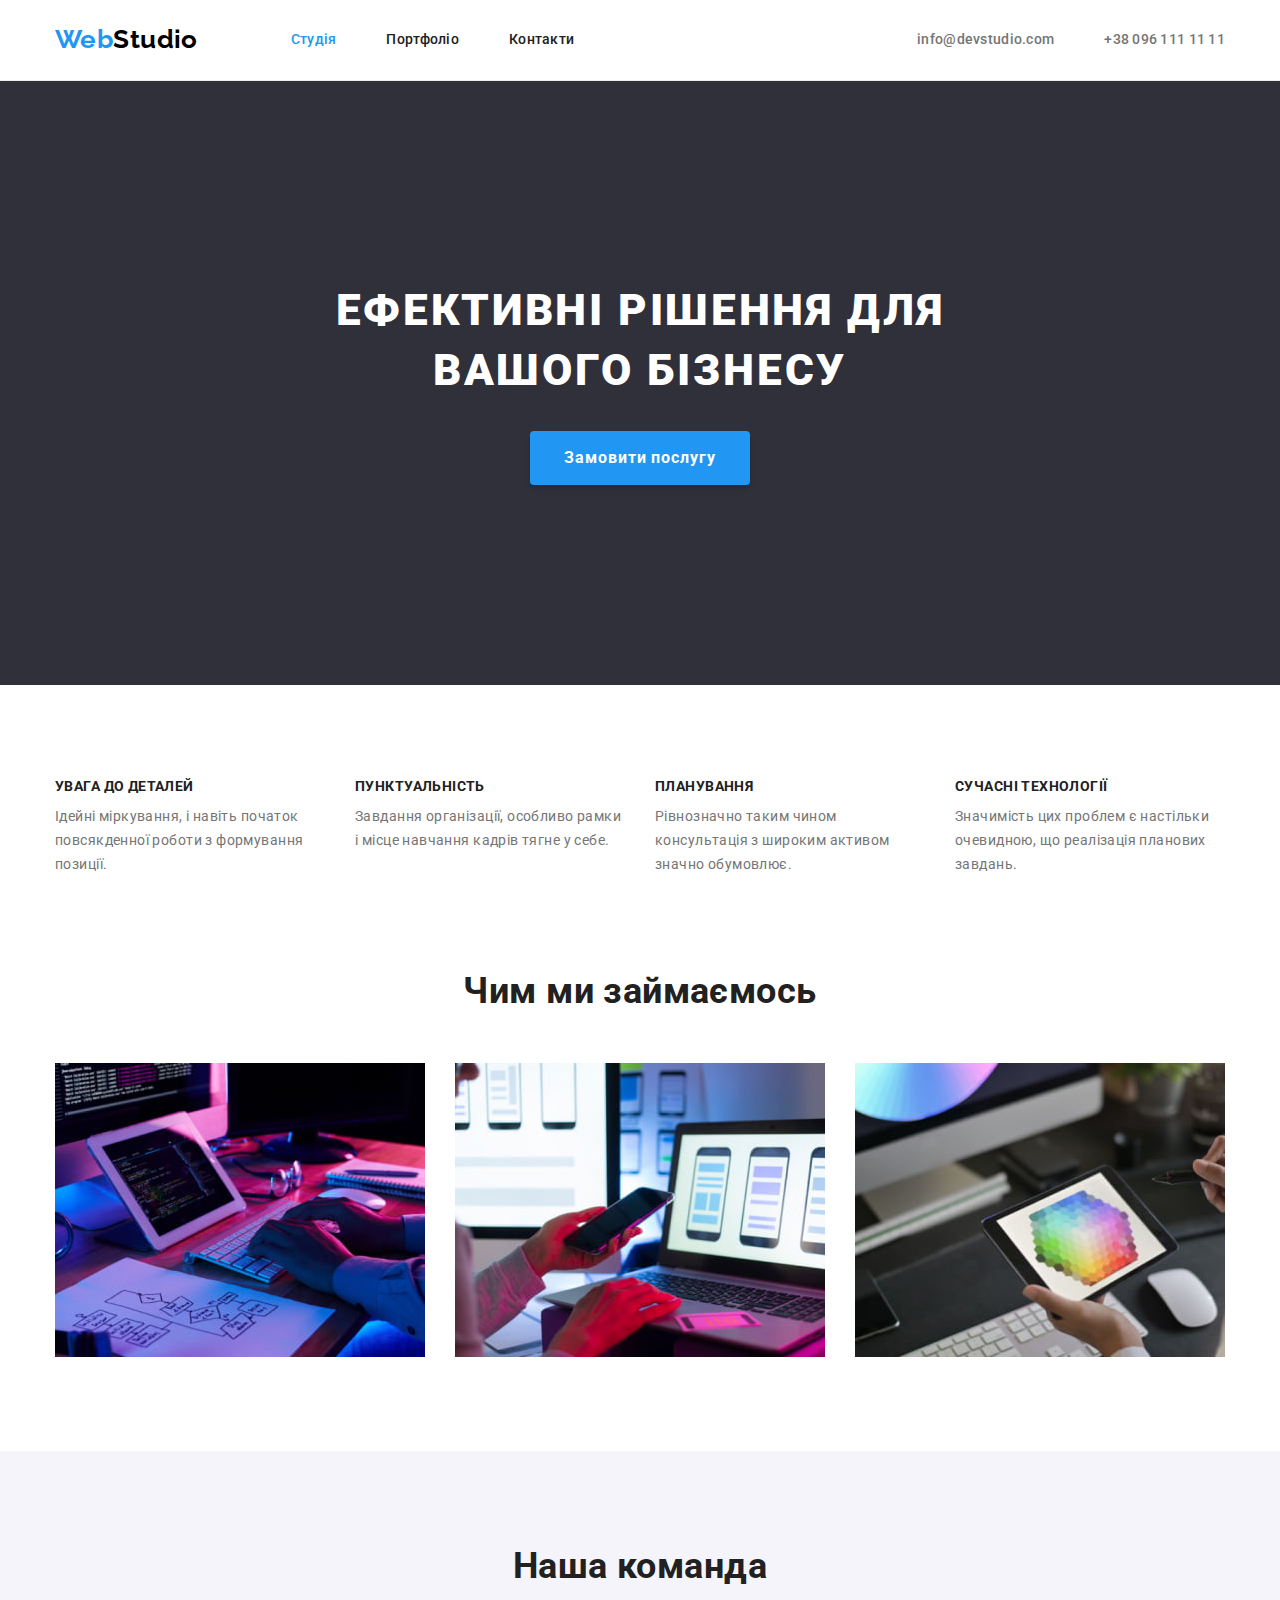
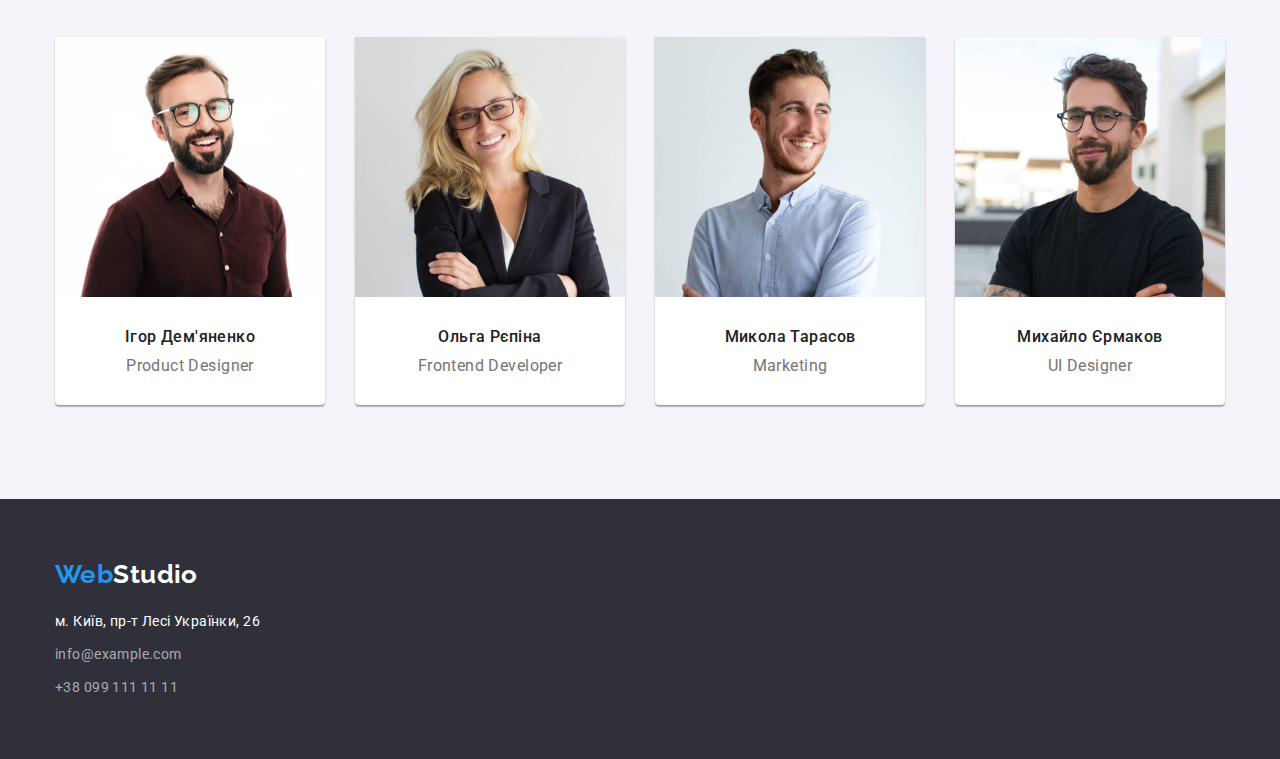
<file: index.html>
<!DOCTYPE html>
<html lang="uk">
<head>
    <meta charset="UTF-8" />
    <meta http-equiv="X-UA-Compatible" content="IE=edge" />
    <meta name="viewport" content="width=device-width, initial-scale=1.0" />
    <title>Web Studio (Version 2.1)</title>
    <link
        href="https://fonts.googleapis.com/css2?family=Raleway:wght@700&family=Roboto:wght@400;500;700;900&display=swap"
        rel="stylesheet">
    <link rel="stylesheet"
        href="https://cdnjs.cloudflare.com/ajax/libs/modern-normalize/1.1.0/modern-normalize.min.css">
    <link rel="stylesheet" href="./css/styles.css">
</head>

<body>
    <!--header-->
    <header class="header">
        <div class="container">
            <nav class="nav">
                <a class="header-logo" href="./index.html"><span class="logo-web">Web</span>Studio</a>
                <ul class="main-nav">
                    <li class="main-nav-item">
                        <a class="nav-li current" href="./index.html">Студія</a>
                    </li>
                    <li class="main-nav-item">
                        <a class="nav-li" href="./portfolio.html">Портфоліо</a>
                    </li>
                    <li class="main-nav-item"><a class="nav-li" href="">Контакти</a></li>
                </ul>
            </nav>
            <ul class="header-contacts">
                <li class="header-contacts-item">
                    <a class="contacts-links" href="mailto:info@devstudio.com">info@devstudio.com</a>
                </li>
                <li class="header-contacts-item">
                    <a class="contacts-links" href="tel:+380961111111">+38 096 111 11 11</a>
                </li>
            </ul>
        </div>
    </header>

    <main>
        <!-- hero -->
        <section class="main-section">
            <div class="container">
                <h1 class="main-title">Ефективні рішення для вашого бізнесу</h1>
                <button class="main-btn" type="button">Замовити послугу</button>
            </div>
        </section>

        <section class="section preference">
            <div class="container">
                <h2 class="visually-hidden">Наші переваги</h2>
                <ul class="preference-list">
                    <li class="preference-item">
                        <h3 class="preference-title">Увага до деталей</h3>
                        <p class="preference-descr">
                            Ідейні міркування, і навіть початок повсякденної роботи з формування позиції.
                        </p>
                    </li>
                    <li class="preference-item">
                        <h3 class="preference-title">Пунктуальність</h3>
                        <p class="preference-descr">
                            Завдання організації, особливо рамки і місце навчання кадрів тягне у себе.
                        </p>
                    </li>
                    <li class="preference-item">
                        <h3 class="preference-title">Планування</h3>
                        <p class="preference-descr">
                            Рівнозначно таким чином консультація з широким активом значно обумовлює.
                        </p>
                    </li>
                    <li class="preference-item">
                        <h3 class="preference-title">Сучасні технології</h3>
                        <p class="preference-descr">
                            Значимість цих проблем є настільки очевидною, що реалізація планових завдань.
                        </p>
                    </li>
                </ul>
            </div>
        </section>

        <!--work-->
        <section class="section work">
            <div class="container">
                <h2 class="work-title">Чим ми займаємось</h2>
                <ul class="work-list">
                    <li class="work-item">
                        <img class="picture" src="./images/box-1.jpg" alt="Фото з компьютером" width="370"
                            height="294" />
                    </li>
                    <li class="work-item">
                        <img class="picture" src="./images/box-2.jpg" alt="Фото з ноутбуком" width="370" height="294" />
                    </li>
                    <li class="work-item">
                        <img class="picture" src="./images/box-3.jpg" alt="Фото з планшетом" width="370" height="294" />
                    </li>
                </ul>
            </div>
        </section>

        <!--team-->
        <section class="section team">
            <div class="container">
                <h2 class="team-title">Наша команда</h2>
                <ul class="team-list">
                    <li class="team-member">
                        <img class="picture" src="./images/img-1.jpg" alt="Ігор Дем'яненко Дизайнер в команді"
                            width="270" height="260" />
                        <div class="team-card">
                            <h3 class="member-team-title">Ігор Дем'яненко</h3>
                            <p class="member-team-descr">Product Designer</p>
                        </div>
                    </li>
                    <li class="team-member">
                        <img class="picture" src="./images/img-2.jpg" alt="Ольга Рєпіна Розробник в команді" width="270"
                            height="260" />
                        <div class="team-card">
                            <h3 class="member-team-title">Ольга Рєпіна</h3>
                            <p class="member-team-descr">Frontend Developer</p>
                        </div>
                    </li>
                    <li class="team-member">
                        <img class="picture" src="./images/img-3.jpg" alt="Микола Тарасов Маркетолог в команді"
                            width="270" height="260" />
                        <div class="team-card">
                            <h3 class="member-team-title">Микола Тарасов</h3>
                            <p class="member-team-descr">Marketing</p>
                        </div>
                    </li>
                    <li class="team-member">
                        <img class="picture" src="./images/img-4.jpg" alt="Михайло Єрмаков Дизайнер в команді"
                            width="270" height="260" />
                        <div class="team-card">
                            <h3 class="member-team-title">Михайло Єрмаков</h3>
                            <p class="member-team-descr">UI Designer</p>
                        </div>
                    </li>
                </ul>
            </div>
        </section>
    </main>

    <!--footer-->
    <footer class="footer">
        <div class="container">
            <a class="footer-logo" href="./index.html"><span class="logo-web">Web</span>Studio</a>
            <address class="footer-adress">
                <ul>
                    <li class="adress-item"><a
                            href="https://www.google.com/maps/place/бульвар+Лесі+Українки,+26,+Київ,+02000/@50.4265807,30.5361971,17z/data=!3m1!4b1!4m5!3m4!1s0x40d4cf0e033ecbe9:0x57a4dffefec77da0!8m2!3d50.4265807!4d30.5383858"
                            target="_blank" rel="noreferrer noopener" class="address-map-link">м. Київ, пр-т Лесі
                            Українки, 26</a></li>
                    <li class="adress-item">
                        <a class="footer-contacts" href="mailto:info@example.com">info@example.com</a>
                    </li>
                    <li class="adress-item">
                        <a class="footer-contacts" href="tel:+380991111111">+38 099 111 11 11</a>
                    </li>
                </ul>
            </address>
        </div>
    </footer>
</body>

</html>
</file>
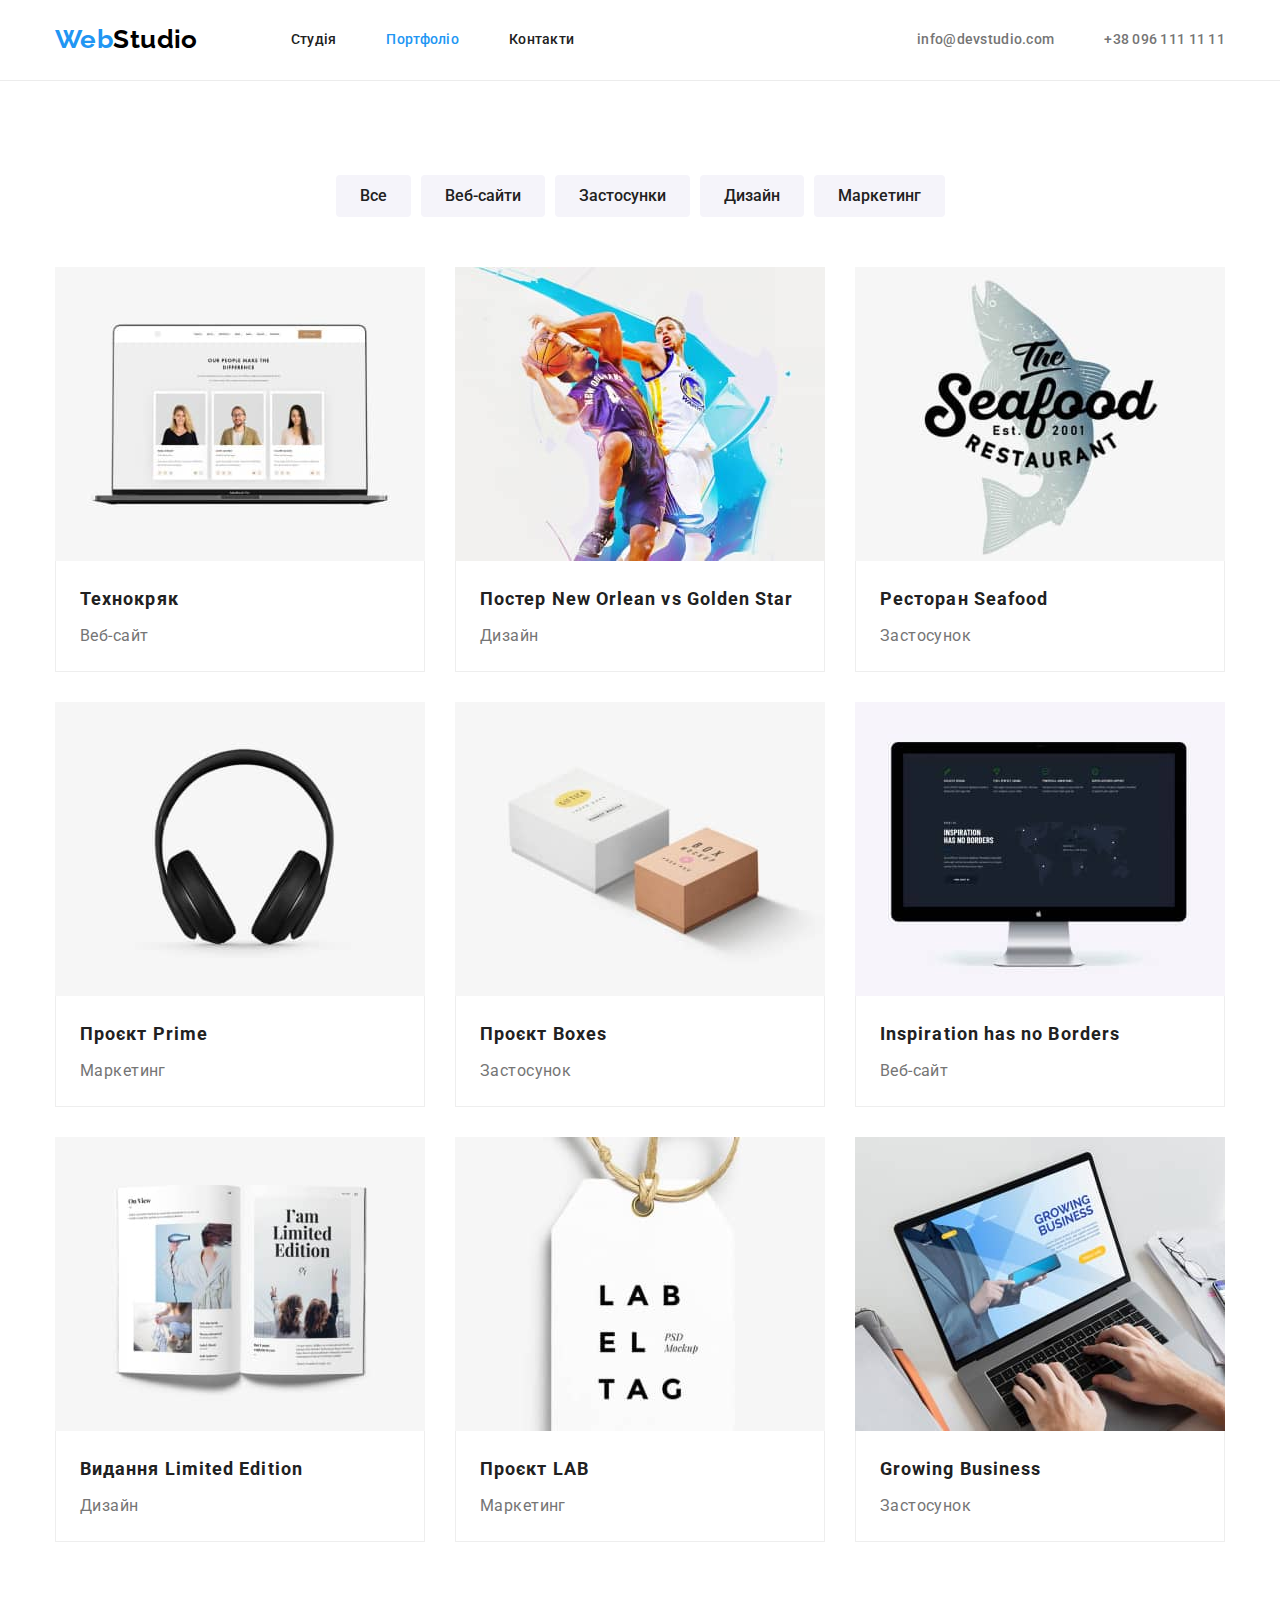
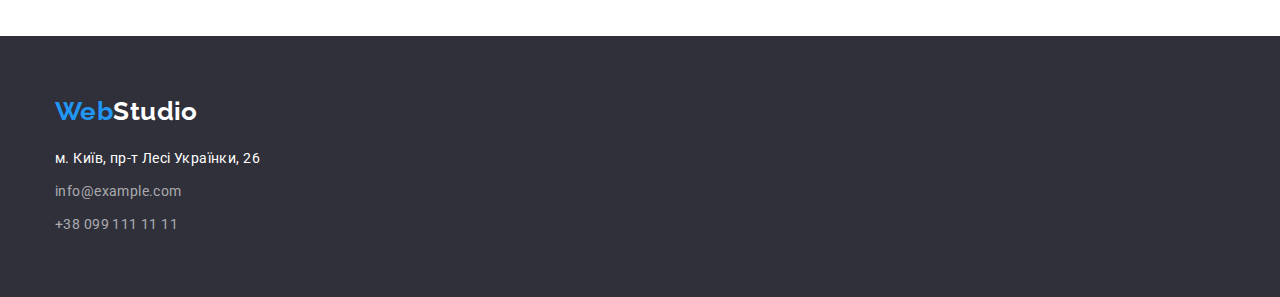
<file: portfolio.html>
<!DOCTYPE html>
<html lang="ru">

<head>
    <meta charset="UTF-8" />
    <meta http-equiv="X-UA-Compatible" content="IE=edge" />
    <meta name="viewport" content="width=device-width, initial-scale=1.0" />
    <title>Web Studio (Version 2.1)</title>
    <link
        href="https://fonts.googleapis.com/css2?family=Raleway:wght@700&family=Roboto:wght@400;500;700;900&display=swap"
        rel="stylesheet">
    <link rel="stylesheet"
        href="https://cdnjs.cloudflare.com/ajax/libs/modern-normalize/1.1.0/modern-normalize.min.css">
    <link rel="stylesheet" href="./css/styles.css">
</head>

<body>
    <!--header-->
    <header class="header">
        <div class="container">
            <nav class="nav">
                <a class="header-logo" href="./index.html"> <span class="logo-web">Web</span>Studio</a>
                <ul class="main-nav">
                    <li class="main-nav-item">
                        <a class="nav-li" href="./index.html">Студія</a>
                    </li>
                    <li class="main-nav-item">
                        <a class="nav-li current" href="./portfolio.html">Портфоліо</a>
                    </li>
                    <li class="main-nav-item"><a class="nav-li" href="">Контакти</a></li>
                </ul>
            </nav>
            <ul class="header-contacts">
                <li class="header-contacts-item">
                    <a class="contacts-links" href="mailto:info@devstudio.com">info@devstudio.com</a>
                </li>
                <li class="header-contacts-li">
                    <a class="contacts-links" href="tel:+380961111111">+38 096 111 11 11</a>
                </li>
            </ul>
        </div>
    </header>

    <main>
        <!--section filter-->
        <section class="section">
            <div class="container">
                <h1 class="visually-hidden">Наші проєкти</h1>
                <ul class="filter-list">
                    <li class="filter-item">
                        <button class="filter-btn" type="button">Все</button>
                    </li>
                    <li class="filter-item">
                        <button class="filter-btn" type="button">Веб-сайти</button>
                    </li>
                    <li class="filter-item">
                        <button class="filter-btn" type="button">Застосунки</button>
                    </li>
                    <li class="filter-item">
                        <button class="filter-btn" type="button">Дизайн</button>
                    </li>
                    <li class="filter-item">
                        <button class="filter-btn" type="button">Маркетинг</button>
                    </li>
                </ul>
                <ul class="portfolio-list">
                    <li class="portfolio-list-item">
                        <img class="picture" src="./images/portfolio-1.jpg" alt="Фото з Веб-сайтом Технокряк"
                            width="370" height="294" />
                        <div class="card-bottom">
                            <h2 class="portfolio-list-title">Технокряк</h2>
                            <p class="portfolio-list-descr">Веб-сайт</p>
                        </div>
                    </li>
                    <li class="portfolio-list-item">
                        <img class="picture" src="./images/portfolio-2.jpg" alt="Фото постеру Гра в баскетбол"
                            width="370" height="294" />
                        <div class="card-bottom">
                            <h2 class="portfolio-list-title">
                                Постер New Orlean vs Golden Star
                            </h2>
                            <p class="portfolio-list-descr">Дизайн</p>
                        </div>
                    </li>
                    <li class="portfolio-list-item">
                        <img class="picture" src="./images/portfolio-3.jpg" alt="Фото додатку ресторану" width="370"
                            height="294" />
                        <div class="card-bottom">
                            <h2 class="portfolio-list-title">Ресторан Seafood</h2>
                            <p class="portfolio-list-descr">Застосунок</p>
                        </div>
                    </li>
                    <li class="portfolio-list-item">
                        <img class="picture" src="./images/portfolio-4.jpg" alt="Фото Маркетингового проєкту Прайм"
                            width="370" height="294" />
                        <div class="card-bottom">
                            <h2 class="portfolio-list-title">Проєкт Prime</h2>
                            <p class="portfolio-list-descr">Маркетинг</p>
                        </div>
                    </li>
                    <li class="portfolio-list-item">
                        <img class="picture" src="./images/portfolio-5.jpg" alt="Фото застосунку" width="370"
                            height="294" />
                        <div class="card-bottom">
                            <h2 class="portfolio-list-title">Проєкт Boxes</h2>
                            <p class="portfolio-list-descr">Застосунок</p>
                        </div>
                    </li>
                    <li class="portfolio-list-item">
                        <img class="picture" src="./images/portfolio-6.jpg" alt="Фото Веб-сайту" width="370"
                            height="294" />
                        <div class="card-bottom">
                            <h2 class="portfolio-list-title">Inspiration has no Borders</h2>
                            <p class="portfolio-list-descr">Веб-сайт</p>
                        </div>
                    </li>
                    <li class="portfolio-list-item">
                        <img class="picture" src="./images/portfolio-7.jpg" alt="Фото дизайну видання" width="370"
                            height="294" />
                        <div class="card-bottom">
                            <h2 class="portfolio-list-title">Видання Limited Edition</h2>
                            <p class="portfolio-list-descr">Дизайн</p>
                        </div>
                    </li>
                    <li class="portfolio-list-item">
                        <img class="picture" src="./images/portfolio-8.jpg" alt="" width="370" height="294" />
                        <div class="card-bottom">
                            <h2 class="portfolio-list-title">Проєкт LAB</h2>
                            <p class="portfolio-list-descr">Маркетинг</p>
                        </div>
                    </li>
                    <li class="portfolio-list-item">
                        <img class="picture" src="./images/portfolio-9.jpg" alt="" width="370" height="294" />
                        <div class="card-bottom">
                            <h2 class="portfolio-list-title">Growing Business</h2>
                            <p class="portfolio-list-descr">Застосунок</p>
                        </div>
                    </li>
                </ul>
            </div>
        </section>
    </main>

    <!--footer-->
    <footer class="footer">
        <div class="container">
            <a class="footer-logo" href="./index.html"><span class="logo-web">Web</span>Studio</a>
            <address class="footer-adress">
                <ul>
                    <li class="adress-item"><a
                            href="https://www.google.com/maps/place/бульвар+Лесі+Українки,+26,+Київ,+02000/@50.4265807,30.5361971,17z/data=!3m1!4b1!4m5!3m4!1s0x40d4cf0e033ecbe9:0x57a4dffefec77da0!8m2!3d50.4265807!4d30.5383858"
                            target="_blank" rel="noreferrer noopener" class="address-map-link">м. Київ, пр-т Лесі
                            Українки, 26</a></li>
                    <li class="adress-item">
                        <a class="footer-contacts" href="mailto:info@example.com">info@example.com</a>
                    </li>
                    <li class="adress-item">
                        <a class="footer-contacts" href="tel:+380991111111">+38 099 111 11 11</a>
                    </li>
                </ul>
            </address>
        </div>
    </footer>
</body>

</html>
</file>
<file: css/styles.css>
:root {
    --primary-text-color: #757575;
    --title-text-color: #212121;
    --accent-color: #2196f3;
    --logo-header-color: #000000;
    --footer-contact-text: rgba(255, 255, 255, 0.6);
    --primary-white-color: #ffffff;
    --intermediate-background-color: #f5f4fa;
    --secondary-background-color: #2f303a;
    --hover-main-btn: #188ce8;
    --font-family-primary: 'Roboto', sans-serif;
    --border-color: #ececec;
    --border-portfolio-color: #eeeeee;
}

/* normalize */
html {
    box-sizing: border-box;
}

*,
*::before,
*::after {
    box-sizing: inherit;
}

h1,
h2,
h3,
p {
    margin-top: 0;
    margin-bottom: 0;
}

ul {
    list-style: none;
    padding: 0;
    margin: 0;
}

a {
    text-decoration: none;
    color: inherit;
}

address {
    font-style: normal;
}

/* base */
body {
    color: var(--primary-text-color);
    font-family: var(--font-family-primary);
    font-size: 14px;
    line-height: 1.7;
    letter-spacing: 0.03em;
    background-color: var(--primary-white-color);
}

.section {
    padding-top: 94px;
    padding-bottom: 94px;
}

.container {
    width: 1200px;
    margin-left: auto;
    margin-right: auto;
    padding-left: 15px;
    padding-right: 15px;
}

/* header */
.header-logo {
    font-family: "Raleway", sans-serif;
    color: var(--logo-header-color);
    display: block;
    padding-bottom: 25px;
    padding-top: 24px;
    margin-right: 93px;
    font-weight: 700;
    font-size: 26px;
    line-height: 1.19;
}

.logo-web {
    color: var(--accent-color);
}

.nav-li {
    display: block;
    padding-top: 32px;
    padding-bottom: 32px;
    color: var(--title-text-color);
    text-decoration: none;
    font-weight: 500;
    line-height: 1.14;
    letter-spacing: 0.02em;
}

.current,
.nav-li:hover,
.nav-li:focus,
.contacts-links:hover,
.contacts-links:focus {
    color: var(--accent-color);
}

.contacts-links {
    display: block;
    padding-top: 32px;
    padding-bottom: 32px;
    text-decoration: none;
    color: var(--primary-text-color);
    font-weight: 500;
    line-height: 1.14;
    letter-spacing: 0.02em;
}

.container {
    width: 1200px;
    padding-left: 15px;
    padding-right: 15px;
    margin: auto;
}

.header {
    border-bottom: 1px solid var(--border-color);
}

.main-nav,
.header-contacts,
.nav {
    display: flex;
}

.header .container {
    display: flex;
    justify-content: space-between;
}

.main-nav-item:not(:last-child),
.header-contacts-item:nth-child(1) {
    margin-right: 50px;
}


/* hero */

.main-section {
    background-color: var(--secondary-background-color);
    padding-top: 200px;
    padding-bottom: 200px;
    text-align: center;
}

.main-title {
    margin-bottom: 30px;
    padding-left: 252px;
    padding-right: 252px;
    color: var(--primary-white-color);
    font-weight: 900;
    font-size: 44px;
    line-height: 1.36;
    letter-spacing: 0.06em;
    text-transform: uppercase;
}

.main-btn {
    background-color: var(--accent-color);
    color: var(--primary-white-color);
    box-shadow: 0px 4px 4px rgba(0, 0, 0, 0.15);
    border-color: transparent;
    cursor: pointer;
    border-radius: 4px;
    font-weight: 700;
    font-size: 16px;
    letter-spacing: 0.06em;
    line-height: 1.88;
    font-size: 16px;
    min-width: 200px;
    padding: 10px 32px;
}

.main-btn:hover,
.main-btn:focus {
    background-color: var(--hover-main-btn);
}

.preference-title {
    margin-bottom: 10px;
    color: var(--title-text-color);
    font-weight: 700;
    font-size: 14px;
    line-height: 1.14;
    text-transform: uppercase;
}

.preference-descr {
    color: var(--primary-text-color);
    line-height: 1.71;
}

.visually-hidden {
    position: absolute;
    width: 1px;
    height: 1px;
    margin: -1px;
    border: 0;
    padding: 0;
    white-space: nowrap;
    clip-path: inset(100%);
    clip: rect(0 0 0 0);
    overflow: hidden;
}

.preference-list {
    display: flex;
}

.preference-item {
    width: 270px;
}

.preference-item:not(:last-child) {
    margin-right: 30px;
}

.section.work {
    padding-top: 0px;
}

.work-title,
.team-title {
    margin-bottom: 50px;
    color: var(--title-text-color);
    font-weight: 700;
    font-size: 36px;
    line-height: 1.17;
    text-align: center;
}

.work-list {
    display: flex;
    justify-content: space-between;
}

.work-item {
    display: block;
}

.team {
    padding-top: 94px;
    padding-bottom: 94px;
    background-color: var(--intermediate-background-color);
}

.member-team-title {
    margin-bottom: 10px;
    color: var(--title-text-color);
    font-weight: 500;
    font-size: 16px;
    line-height: 1.19;
}

.member-team-descr {
    color: var(--primary-text-color);
    font-size: 16px;
    line-height: 1.19;
}

.team-list {
    display: flex;
    justify-content: space-between;
}

.team-card {
    padding-top: 30px;
    padding-bottom: 30px;
    text-align: center;
}

.team-member {
    box-shadow: 0px 1px 3px rgba(0, 0, 0, 0.12), 0px 1px 1px rgba(0, 0, 0, 0.14), 0px 2px 1px rgba(0, 0, 0, 0.2);
    border-radius: 0px 0px 4px 4px;
    background-color: var(--primary-white-color);
}

/* Page portfolio */

.filter-list {
    display: flex;
    justify-content: center;
    margin-bottom: 50px;
}

.filter-item:not(:last-child) {
    margin-right: 10px;
}

.filter-btn {
    min-width: 73px;
    padding: 6px 22px;
    color: var(--title-text-color);
    background-color: var(--intermediate-background-color);
    cursor: pointer;
    font-weight: 500;
    font-size: 16px;
    line-height: 1.62;
    border-color: transparent;
    border-radius: 4px;
}

.filter-btn:hover,
.filter-btn:focus {
    color: var(--primary-white-color);
    background-color: var(--accent-color);
    box-shadow: 0px 3px 1px rgba(0, 0, 0, 0.1), 0px 1px 2px rgba(0, 0, 0, 0.08), 0px 2px 2px rgba(0, 0, 0, 0.12);
}

.portfolio-list {
    display: flex;
    flex-wrap: wrap;
}

.portfolio-list-item {
    flex-basis: calc((100% - 60px) / 3);
    margin-right: 30px;
    margin-bottom: 30px;
}

.portfolio-list-item:nth-child(3n) {
    margin-right: 0px;
}

.portfolio-list-item:nth-child(n + 7) {
    margin-bottom: 0px;
}

.picture {
    display: block;
    max-width: 100%;
    height: auto;
}

.card-bottom {
    padding-bottom: 20px;
    padding-top: 20px;
    padding-left: 24px;
    border: 1px solid var(--border-portfolio-color);
    border-top-width: 0px;
}

.portfolio-list-title {
    margin-bottom: 4px;
    color: var(--title-text-color);
    font-weight: 700;
    font-size: 18px;
    line-height: 2;
    letter-spacing: 0.06em;
}

.portfolio-list-descr {
    color: var(--primary-text-color);
    font-size: 16px;
    line-height: 1.88;
}


/* footer */
.footer {
    padding-top: 60px;
    padding-bottom: 60px;
    background-color: var(--secondary-background-color);
}

.footer-logo {
    display: inline-block;
    margin-bottom: 20px;
    font-family: "Raleway", sans-serif;
    color: var(--primary-white-color);
    text-decoration: none;
    font-weight: 700;
    font-size: 26px;
    line-height: 1.19;
}

.footer-adress {
    color: var(--primary-white-color);
    font-style: normal;
    line-height: 1.71;
}

.footer-contacts {
    text-decoration: none;
    color: var(--footer-contact-text);
}

.adress-item:nth-child(-n + 2) {
    margin-bottom: 9px;
}

.footer-contacts:hover,
.footer-contacts:focus {
    color: var(--accent-color);
}
</file>
